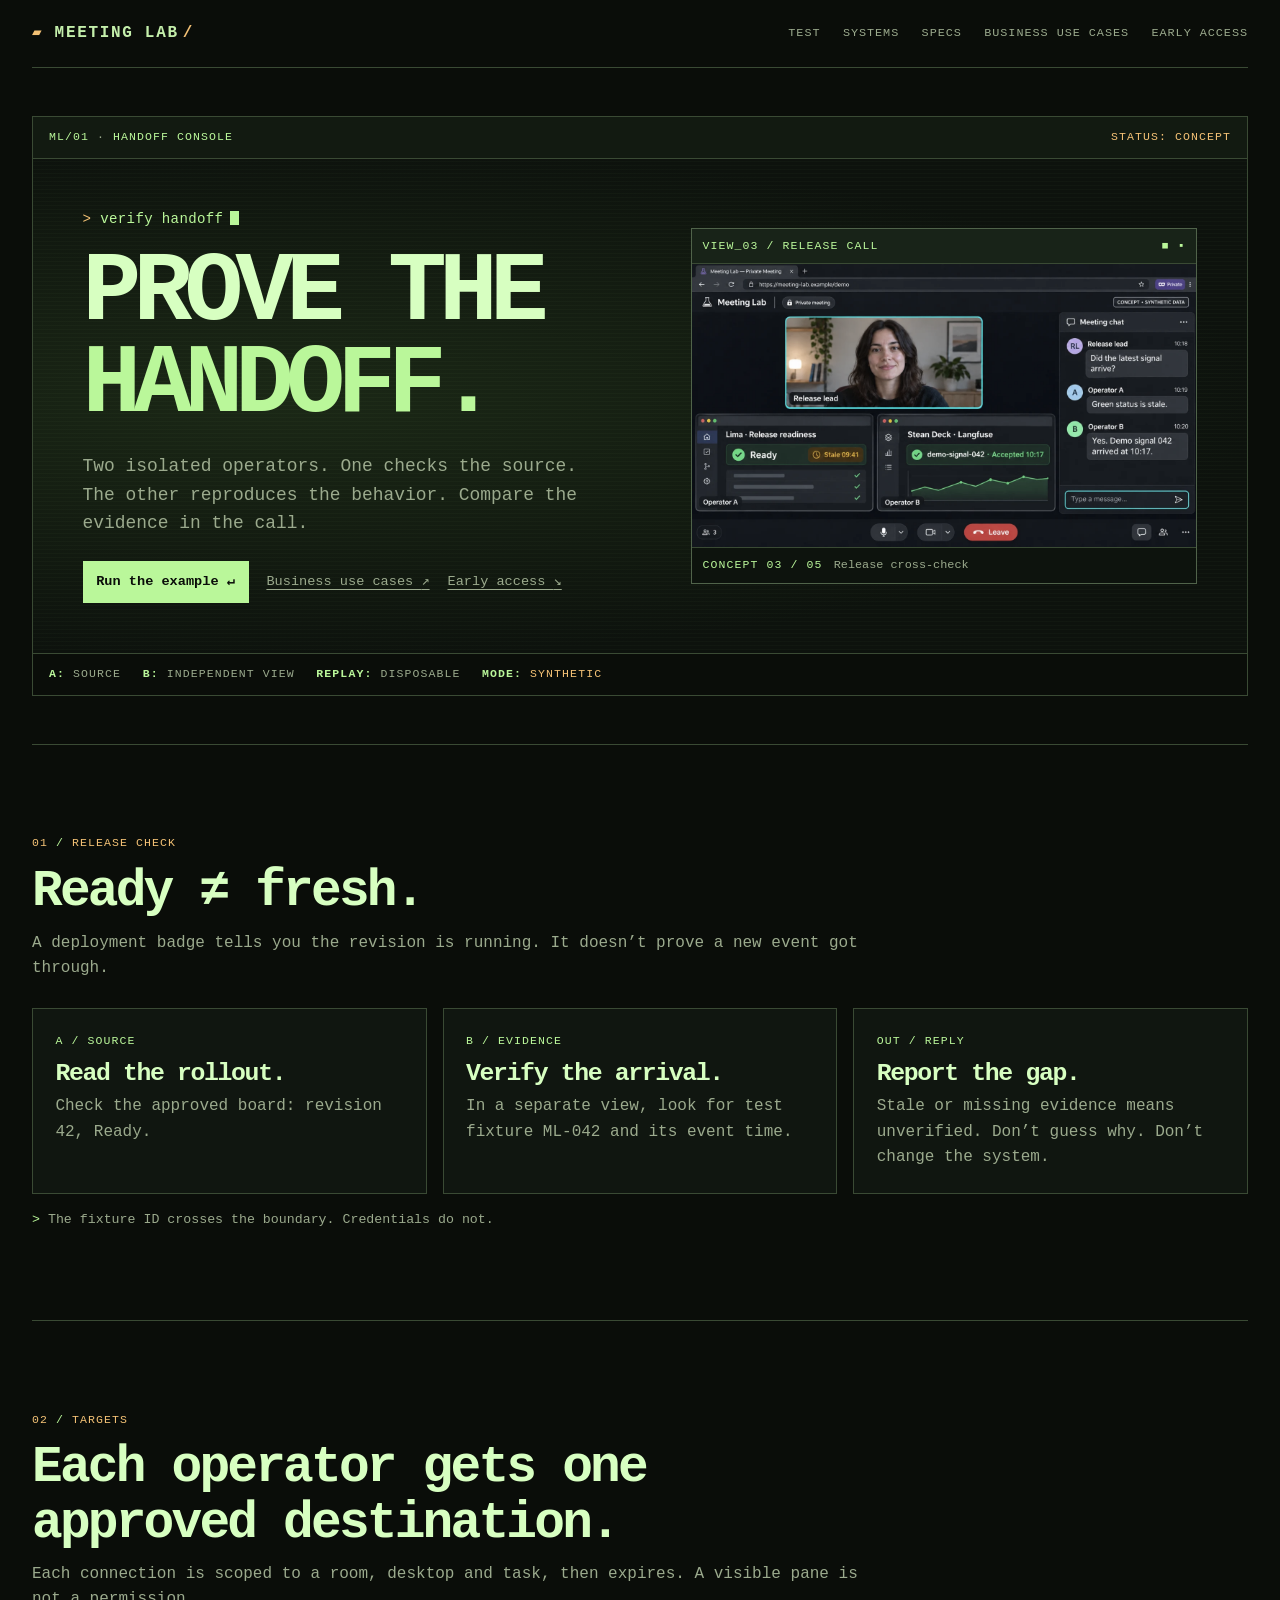
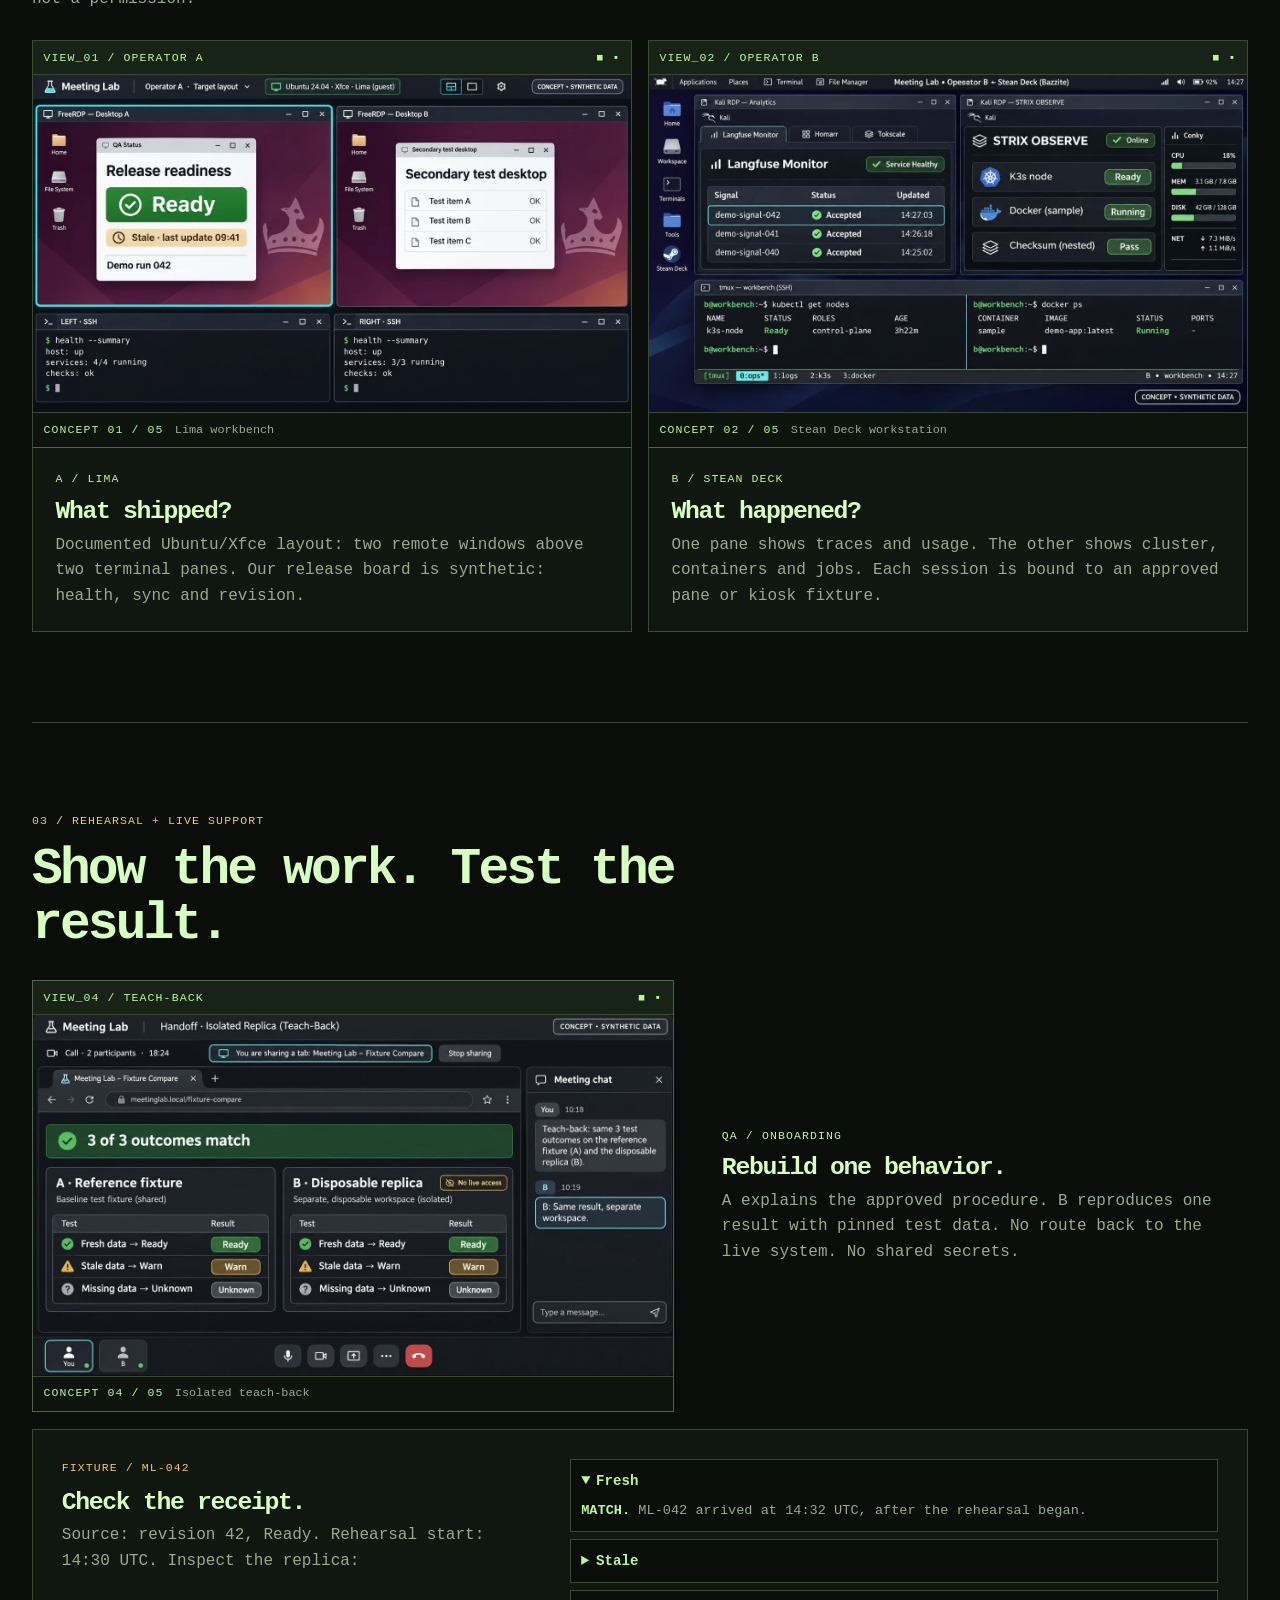
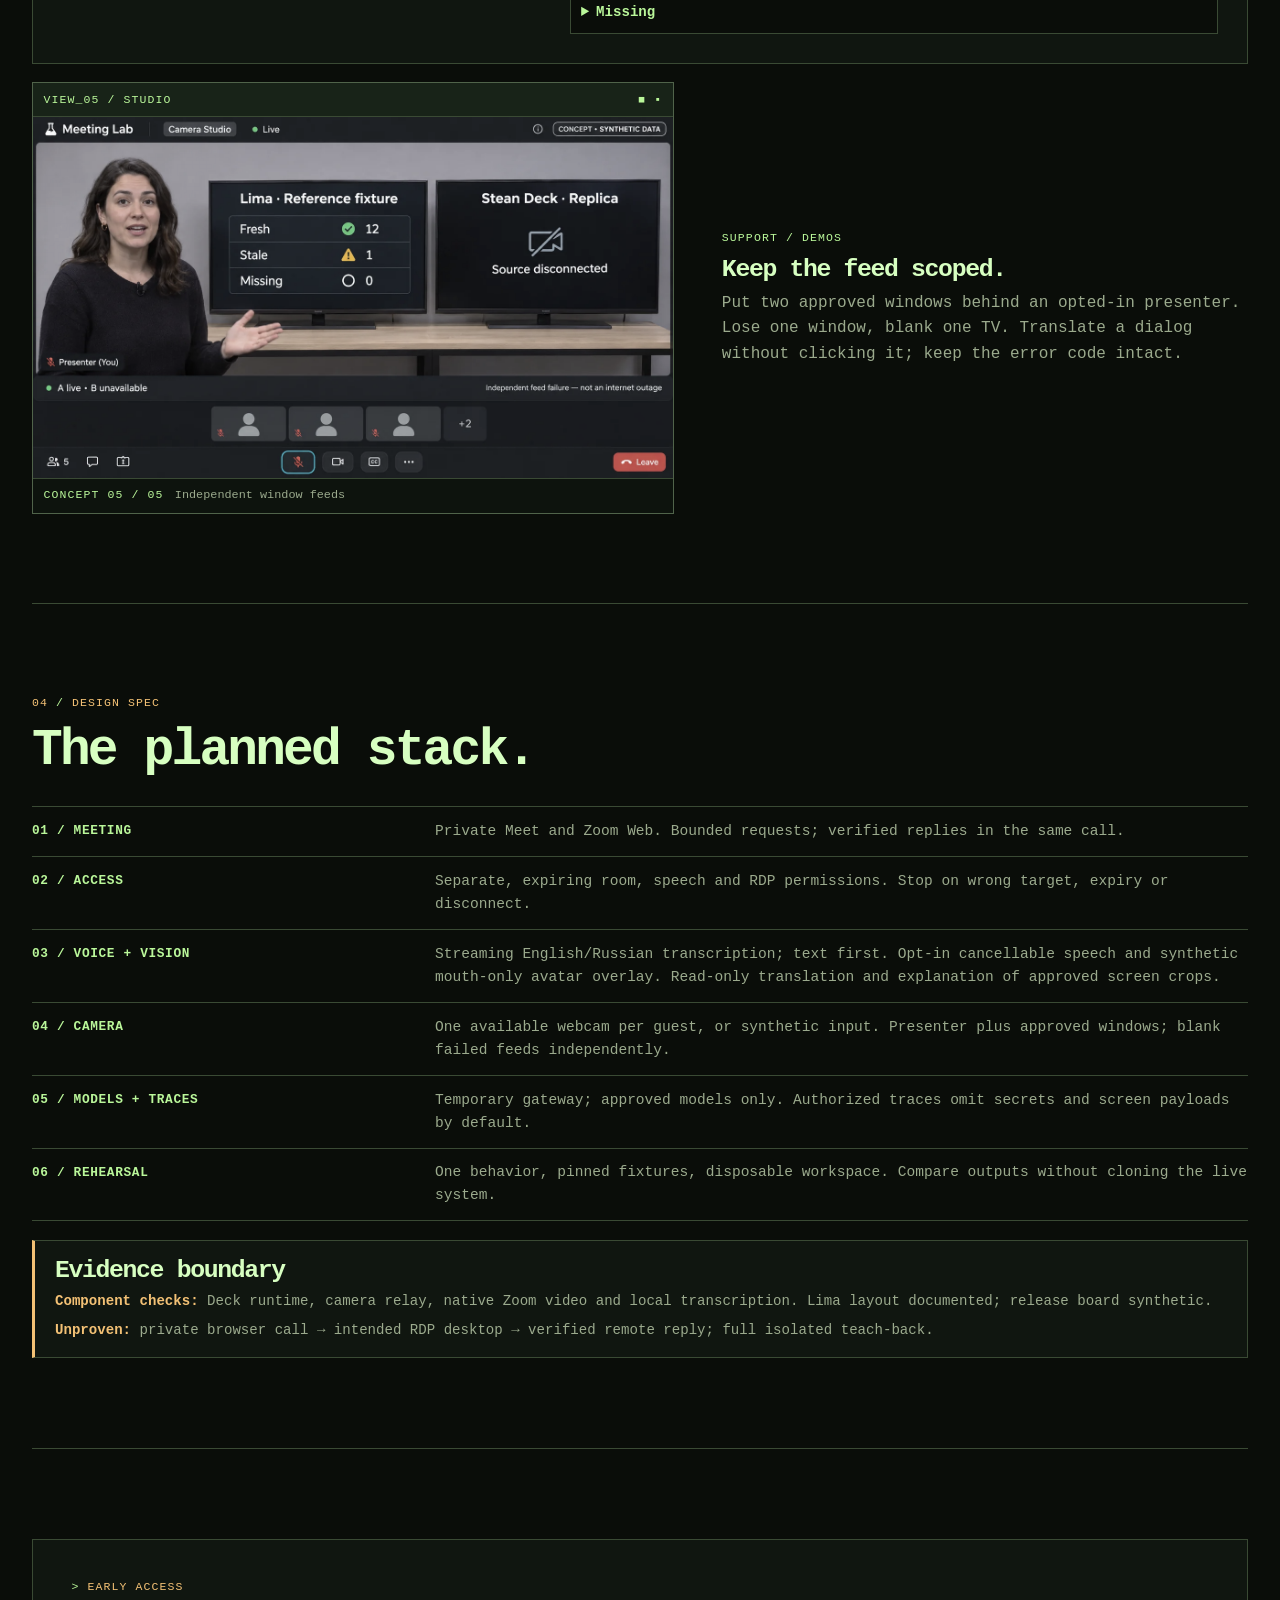
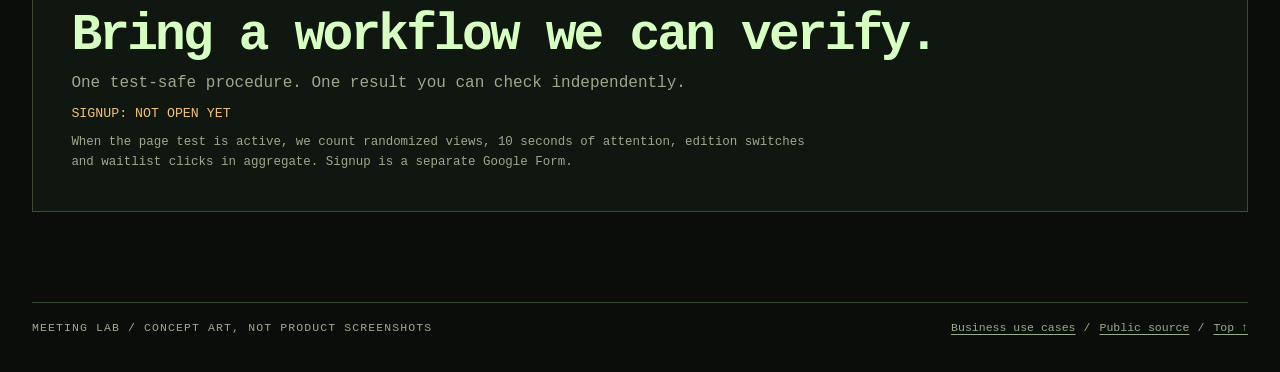
<file: index.html>
<!doctype html>
<html lang="en">
<head>
  <meta charset="utf-8">
  <meta name="viewport" content="width=device-width, initial-scale=1">
  <meta name="description" content="Two isolated operators compare evidence and reproduce a workflow in a disposable workspace. Meeting Lab is an early product concept.">
  <meta name="theme-color" content="#0a0d09">
  <title>Meeting Lab / Prove the handoff</title>
  <link rel="icon" href="assets/lab.svg" type="image/svg+xml">
  <link rel="stylesheet" href="styles.css">
  <script src="experiment.js" defer></script>
</head>
<body id="top">
<a class="skip-link" href="#main">Skip to content</a>
<header class="mast wrap">
  <a class="brand" href="#top"><span class="brand-glyph" aria-hidden="true">▰</span> MEETING LAB<span class="brand-slash" aria-hidden="true">/</span></a>
  <nav aria-label="Main navigation"><a href="#scenario">TEST</a><a href="#workspaces">SYSTEMS</a><a href="#capabilities">SPECS</a><a data-variant-switch href="business.html">BUSINESS USE CASES</a><a href="#early-access">EARLY ACCESS</a></nav>
</header>
<main id="main">
  <section class="hero wrap" aria-labelledby="title">
    <div class="console-cap"><span>ML/01 <span class="subtle">·</span> HANDOFF CONSOLE</span><span class="amber">STATUS: CONCEPT</span></div>
    <div class="hero-grid">
      <div class="boot primary">
        <p class="command"><span aria-hidden="true">&gt;</span> verify handoff<span class="cursor" aria-hidden="true"></span></p>
        <h1 id="title">PROVE THE<br><em>HANDOFF.</em></h1>
        <p class="lede">Two isolated operators. One checks the source. The other reproduces the behavior. Compare the evidence in the call.</p>
        <div class="links"><a class="launch" href="#scenario">Run the example <span aria-hidden="true">↵</span></a><a class="quiet-link" data-variant-switch href="business.html">Business use cases <span aria-hidden="true">↗</span></a><a class="quiet-link" href="#early-access">Early access <span aria-hidden="true">↘</span></a></div>
      </div>
      <figure class="monitor boot delayed">
        <div class="monitor-bar"><span>VIEW_03 / RELEASE CALL</span><span aria-hidden="true">■ ▪</span></div>
        <img src="assets/03-release-call.webp" alt="Concept illustration of a release call comparing a rollout dashboard and a separate evidence view." width="1400" height="788" fetchpriority="high">
        <figcaption><span>CONCEPT 03 / 05</span> Release cross-check</figcaption>
      </figure>
    </div>
    <div class="system-strip boot late"><span><b>A:</b> SOURCE</span><span><b>B:</b> INDEPENDENT VIEW</span><span><b>REPLAY:</b> DISPOSABLE</span><span class="amber"><b>MODE:</b> SYNTHETIC</span></div>
  </section>

  <section class="wrap block" id="scenario" aria-labelledby="scenario-title">
    <div class="section-head"><p class="address">01 <span aria-hidden="true">/</span> RELEASE CHECK</p><h2 id="scenario-title">Ready ≠ fresh.</h2><p>A deployment badge tells you the revision is running. It doesn’t prove a new event got through.</p></div>
    <ol class="trace">
      <li><span class="tag">A / SOURCE</span><h3>Read the rollout.</h3><p>Check the approved board: revision 42, Ready.</p></li>
      <li><span class="tag">B / EVIDENCE</span><h3>Verify the arrival.</h3><p>In a separate view, look for test fixture ML-042 and its event time.</p></li>
      <li><span class="tag">OUT / REPLY</span><h3>Report the gap.</h3><p>Stale or missing evidence means unverified. Don’t guess why. Don’t change the system.</p></li>
    </ol>
    <p class="footnote"><span aria-hidden="true">&gt;</span> The fixture ID crosses the boundary. Credentials do not.</p>
  </section>

  <section class="wrap block" id="workspaces" aria-labelledby="workspaces-title">
    <div class="section-head"><p class="address">02 <span aria-hidden="true">/</span> TARGETS</p><h2 id="workspaces-title">Each operator gets one approved destination.</h2><p>Each connection is scoped to a room, desktop and task, then expires. A visible pane is not a permission.</p></div>
    <div class="paired">
      <article class="unit">
        <figure class="monitor"><div class="monitor-bar"><span>VIEW_01 / OPERATOR A</span><span aria-hidden="true">■ ▪</span></div><img src="assets/01-lima-workbench.webp" alt="Concept illustration of a release dashboard in the Lima workbench." width="1400" height="788" loading="lazy"><figcaption><span>CONCEPT 01 / 05</span> Lima workbench</figcaption></figure>
        <div class="unit-body"><span class="tag">A / LIMA</span><h3>What shipped?</h3><p>Documented Ubuntu/Xfce layout: two remote windows above two terminal panes. Our release board is synthetic: health, sync and revision.</p></div>
      </article>
      <article class="unit">
        <figure class="monitor"><div class="monitor-bar"><span>VIEW_02 / OPERATOR B</span><span aria-hidden="true">■ ▪</span></div><img src="assets/02-stean-deck-observability.webp" alt="Concept illustration of Stean Deck’s trace viewer beside its runtime status view." width="1400" height="788" loading="lazy"><figcaption><span>CONCEPT 02 / 05</span> Stean Deck workstation</figcaption></figure>
        <div class="unit-body"><span class="tag">B / STEAN DECK</span><h3>What happened?</h3><p>One pane shows traces and usage. The other shows cluster, containers and jobs. Each session is bound to an approved pane or kiosk fixture.</p></div>
      </article>
    </div>
  </section>

  <section class="wrap block" id="use-cases" aria-labelledby="cases-title">
    <div class="section-head"><p class="address">03 <span aria-hidden="true">/</span> REHEARSAL + LIVE SUPPORT</p><h2 id="cases-title">Show the work. Test the result.</h2></div>
    <article class="split">
      <figure class="monitor"><div class="monitor-bar"><span>VIEW_04 / TEACH-BACK</span><span aria-hidden="true">■ ▪</span></div><img src="assets/04-isolated-teach-back.webp" alt="Concept illustration of operators comparing a source procedure with its synthetic rehearsal." width="1400" height="788" loading="lazy"><figcaption><span>CONCEPT 04 / 05</span> Isolated teach-back</figcaption></figure>
      <div><span class="tag">QA / ONBOARDING</span><h3>Rebuild one behavior.</h3><p>A explains the approved procedure. B reproduces one result with pinned test data. No route back to the live system. No shared secrets.</p></div>
    </article>
    <div class="rehearsal" aria-labelledby="teach-back-title">
      <div><p class="address">FIXTURE / ML-042</p><h3 id="teach-back-title">Check the receipt.</h3><p>Source: revision 42, Ready. Rehearsal start: 14:30 UTC. Inspect the replica:</p></div>
      <div class="result-list">
        <details name="teach-back" open><summary>Fresh</summary><p><strong>MATCH.</strong> ML-042 arrived at 14:32 UTC, after the rehearsal began.</p></details>
        <details name="teach-back"><summary>Stale</summary><p><strong>UNVERIFIED.</strong> ML-042 shows 14:12 UTC, before the rehearsal. Old evidence doesn’t count.</p></details>
        <details name="teach-back"><summary>Missing</summary><p><strong>MISMATCH.</strong> The replica says Ready but has no event timestamp. Arrival unproven.</p></details>
      </div>
    </div>
    <article class="split">
      <figure class="monitor"><div class="monitor-bar"><span>VIEW_05 / STUDIO</span><span aria-hidden="true">■ ▪</span></div><img src="assets/05-studio-independent-feeds.webp" alt="Concept illustration of a presenter with two separate virtual TV feeds, one blank." width="1400" height="788" loading="lazy"><figcaption><span>CONCEPT 05 / 05</span> Independent window feeds</figcaption></figure>
      <div><span class="tag">SUPPORT / DEMOS</span><h3>Keep the feed scoped.</h3><p>Put two approved windows behind an opted-in presenter. Lose one window, blank one TV. Translate a dialog without clicking it; keep the error code intact.</p></div>
    </article>
  </section>

  <section class="wrap block" id="capabilities" aria-labelledby="spec-title">
    <div class="section-head"><p class="address">04 <span aria-hidden="true">/</span> DESIGN SPEC</p><h2 id="spec-title">The planned stack.</h2></div>
    <dl class="spec-list">
      <div><dt>01 / MEETING</dt><dd>Private Meet and Zoom Web. Bounded requests; verified replies in the same call.</dd></div>
      <div><dt>02 / ACCESS</dt><dd>Separate, expiring room, speech and RDP permissions. Stop on wrong target, expiry or disconnect.</dd></div>
      <div><dt>03 / VOICE + VISION</dt><dd>Streaming English/Russian transcription; text first. Opt-in cancellable speech and synthetic mouth-only avatar overlay. Read-only translation and explanation of approved screen crops.</dd></div>
      <div><dt>04 / CAMERA</dt><dd>One available webcam per guest, or synthetic input. Presenter plus approved windows; blank failed feeds independently.</dd></div>
      <div><dt>05 / MODELS + TRACES</dt><dd>Temporary gateway; approved models only. Authorized traces omit secrets and screen payloads by default.</dd></div>
      <div><dt>06 / REHEARSAL</dt><dd>One behavior, pinned fixtures, disposable workspace. Compare outputs without cloning the live system.</dd></div>
    </dl>
    <aside class="status" aria-labelledby="status-title"><h3 id="status-title">Evidence boundary</h3><p><strong>Component checks:</strong> Deck runtime, camera relay, native Zoom video and local transcription. Lima layout documented; release board synthetic.</p><p><strong>Unproven:</strong> private browser call → intended RDP desktop → verified remote reply; full isolated teach-back.</p></aside>
  </section>

  <section class="wrap block" id="early-access" aria-labelledby="waitlist-title">
    <div class="waitlist"><p class="address"><span aria-hidden="true">&gt;</span> EARLY ACCESS</p><h2 id="waitlist-title">Bring a workflow we can verify.</h2><p>One test-safe procedure. One result you can check independently.</p><p data-waitlist><span class="amber">SIGNUP: NOT OPEN YET</span></p><p class="measurement">When the page test is active, we count randomized views, 10 seconds of attention, edition switches and waitlist clicks in aggregate. Signup is a separate Google Form.</p></div>
  </section>
</main>
<footer class="wrap footer"><span>MEETING LAB / CONCEPT ART, NOT PRODUCT SCREENSHOTS</span><div><a data-variant-switch href="business.html">Business use cases</a> <span aria-hidden="true">/</span> <a href="https://github.com/newdarwindev/meeting-lab-demo">Public source</a> <span aria-hidden="true">/</span> <a href="#top">Top ↑</a></div></footer>
</body>
</html>
</file>
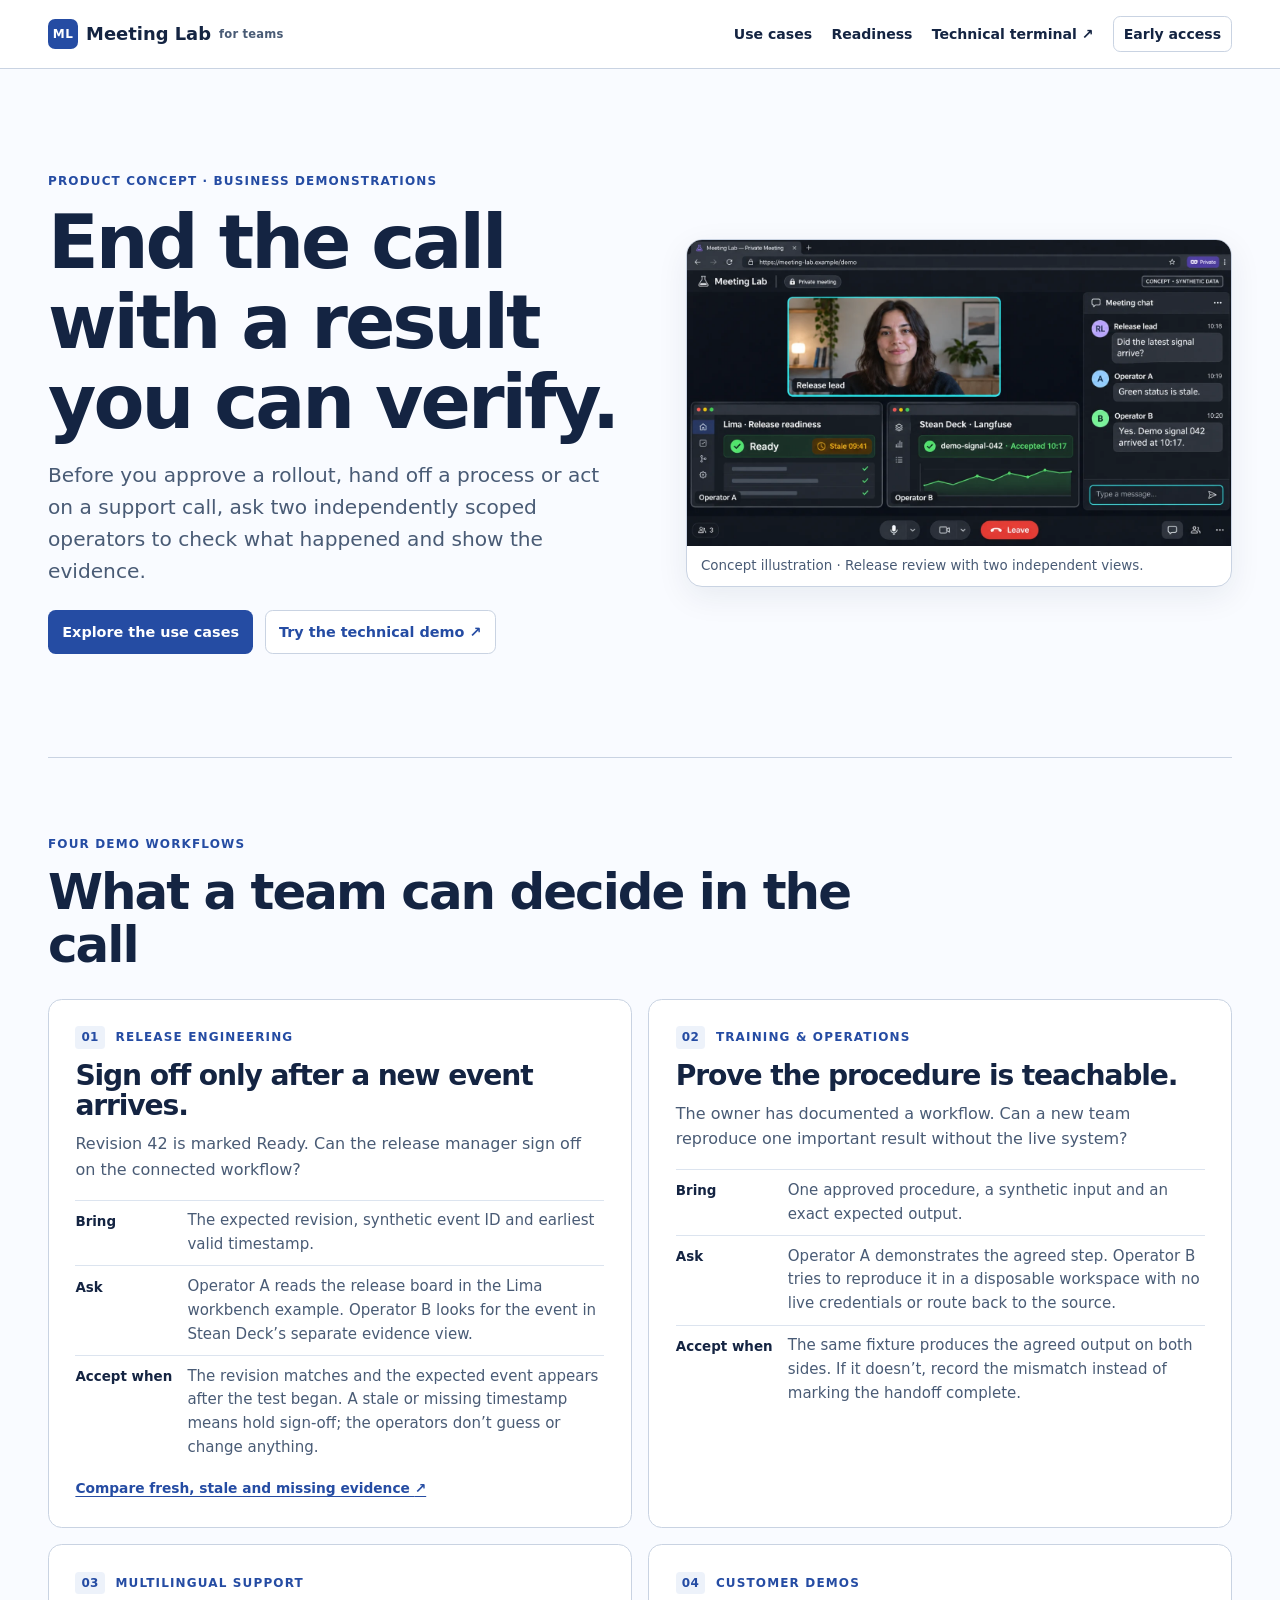
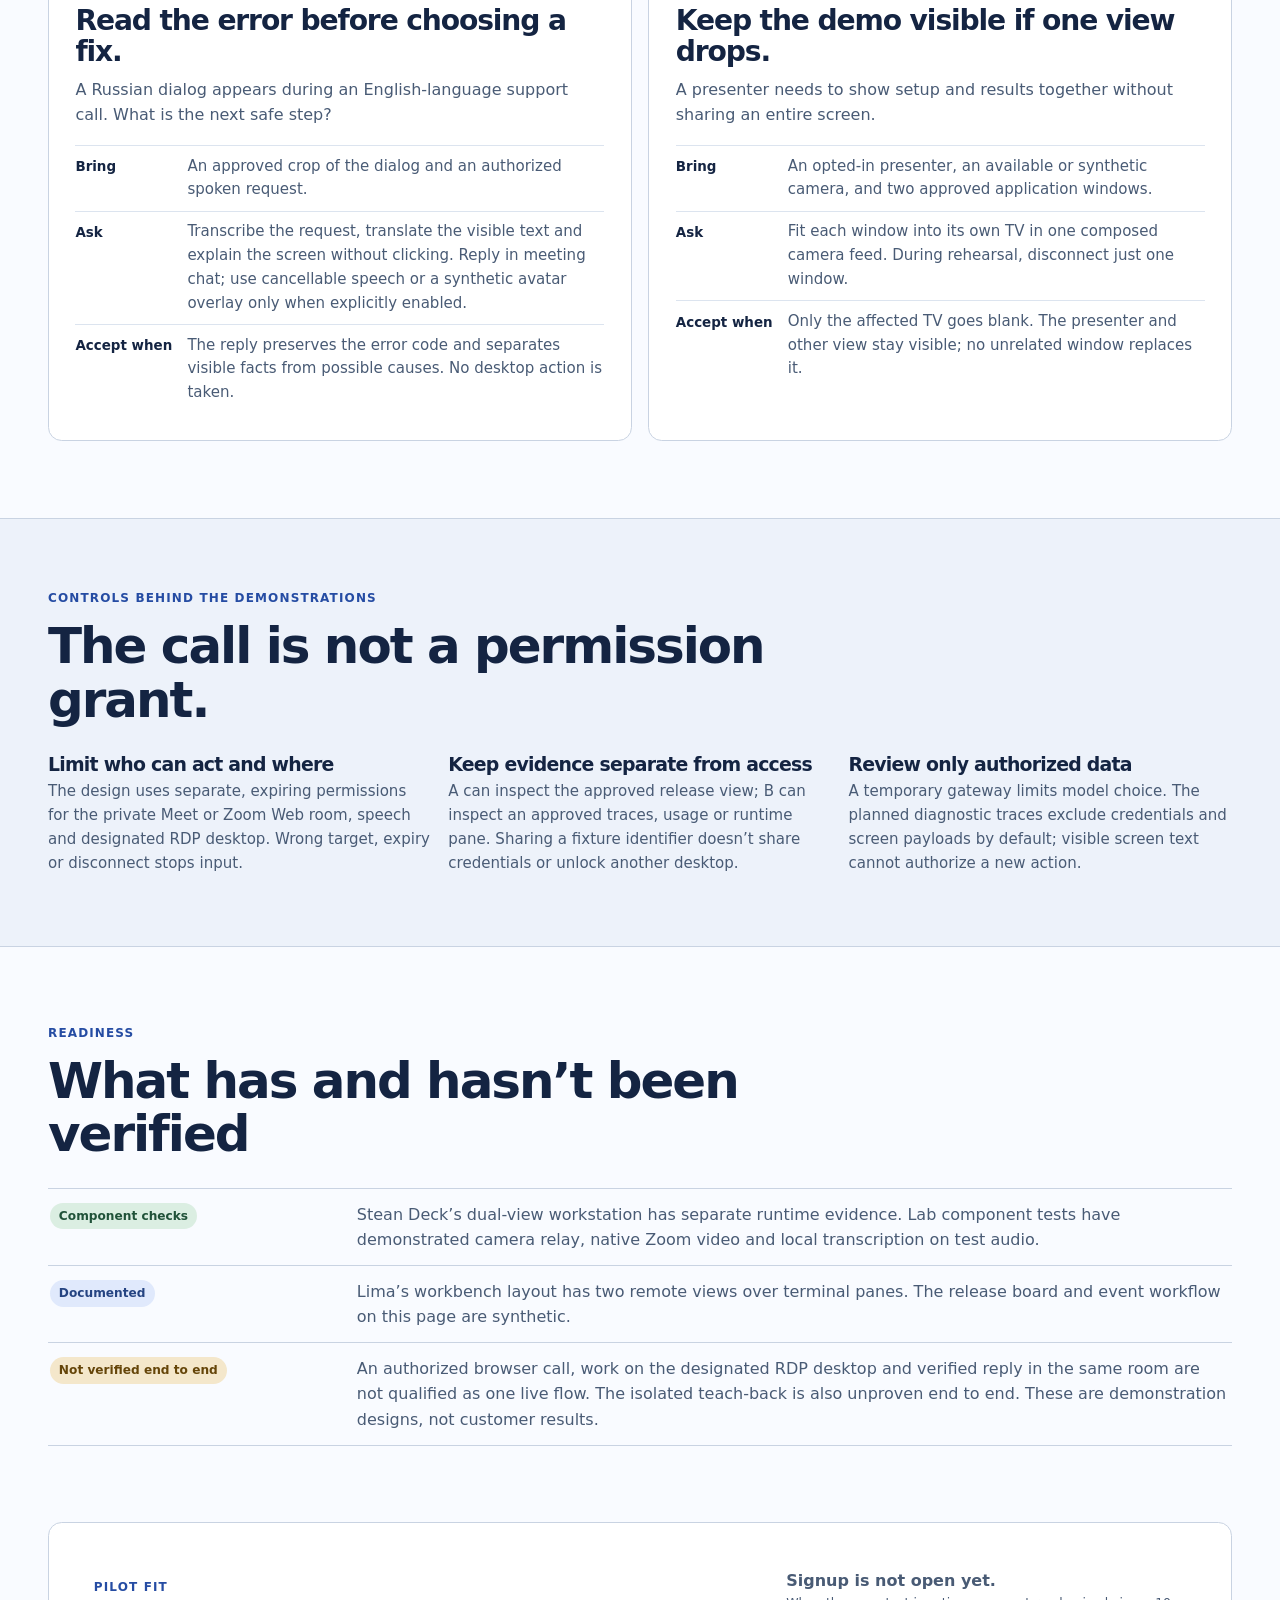
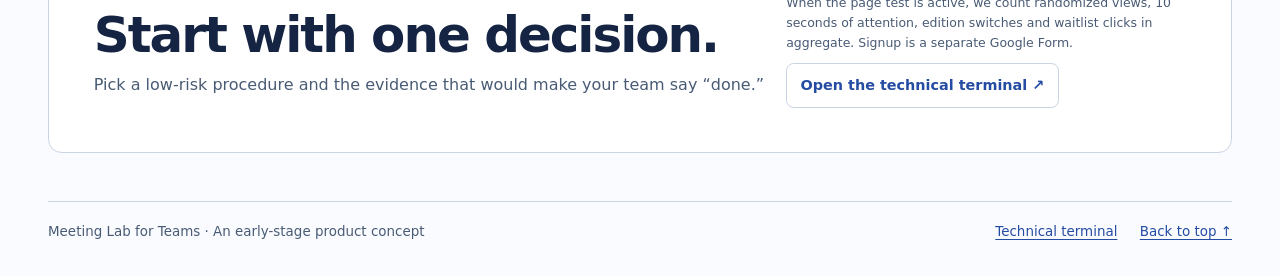
<file: business.html>
<!doctype html>
<html lang="en">
<head>
  <meta charset="utf-8">
  <meta name="viewport" content="width=device-width, initial-scale=1">
  <meta name="description" content="Four demonstration workflows for Meeting Lab: release sign-off, onboarding, multilingual support, and live customer demos.">
  <meta name="theme-color" content="#f5f7fb">
  <title>Meeting Lab for Teams | Business use cases</title>
  <link rel="icon" href="assets/lab.svg" type="image/svg+xml">
  <link rel="stylesheet" href="business.css">
  <script src="experiment.js" defer></script>
</head>
<body id="top">
<a class="skip-link" href="#main">Skip to content</a>
<header class="site-header">
  <div class="wrap navigation">
    <a class="wordmark" href="#top"><span aria-hidden="true">ML</span> Meeting Lab <small>for teams</small></a>
    <nav aria-label="Main navigation"><a href="#scenarios">Use cases</a><a href="#proof">Readiness</a><a data-variant-switch href="index.html?view=terminal">Technical terminal <span aria-hidden="true">↗</span></a><a class="nav-cta" href="#early-access">Early access</a></nav>
  </div>
</header>

<main id="main">
  <section class="hero wrap" aria-labelledby="title">
    <div class="hero-copy">
      <p class="eyebrow">Product concept · Business demonstrations</p>
      <h1 id="title">End the call with a result you can verify.</h1>
      <p class="intro">Before you approve a rollout, hand off a process or act on a support call, ask two independently scoped operators to check what happened and show the evidence.</p>
      <div class="buttons"><a class="button primary" href="#scenarios">Explore the use cases</a><a class="button secondary" data-variant-switch href="index.html?view=terminal#teach-back-title">Try the technical demo <span aria-hidden="true">↗</span></a></div>
    </div>
    <figure class="hero-image">
      <img src="assets/03-release-call.webp" width="1400" height="788" fetchpriority="high" alt="Concept illustration of release and evidence dashboards shown together during a call.">
      <figcaption>Concept illustration · Release review with two independent views.</figcaption>
    </figure>
  </section>

  <section class="wrap block" id="scenarios" aria-labelledby="scenarios-title">
    <div class="section-head"><p class="eyebrow">Four demo workflows</p><h2 id="scenarios-title">What a team can decide in the call</h2></div>
    <div class="cases">
      <article class="case" id="case-release">
        <header><p class="label"><span>01</span> Release engineering</p><h3>Sign off only after a new event arrives.</h3><p>Revision 42 is marked Ready. Can the release manager sign off on the connected workflow?</p></header>
        <dl>
          <div><dt>Bring</dt><dd>The expected revision, synthetic event ID and earliest valid timestamp.</dd></div>
          <div><dt>Ask</dt><dd>Operator A reads the release board in the Lima workbench example. Operator B looks for the event in Stean Deck’s separate evidence view.</dd></div>
          <div><dt>Accept when</dt><dd>The revision matches and the expected event appears after the test began. A stale or missing timestamp means hold sign-off; the operators don’t guess or change anything.</dd></div>
        </dl>
        <a class="case-link" data-variant-switch href="index.html?view=terminal#teach-back-title">Compare fresh, stale and missing evidence <span aria-hidden="true">↗</span></a>
      </article>

      <article class="case" id="case-training">
        <header><p class="label"><span>02</span> Training &amp; operations</p><h3>Prove the procedure is teachable.</h3><p>The owner has documented a workflow. Can a new team reproduce one important result without the live system?</p></header>
        <dl>
          <div><dt>Bring</dt><dd>One approved procedure, a synthetic input and an exact expected output.</dd></div>
          <div><dt>Ask</dt><dd>Operator A demonstrates the agreed step. Operator B tries to reproduce it in a disposable workspace with no live credentials or route back to the source.</dd></div>
          <div><dt>Accept when</dt><dd>The same fixture produces the agreed output on both sides. If it doesn’t, record the mismatch instead of marking the handoff complete.</dd></div>
        </dl>
      </article>

      <article class="case" id="case-support">
        <header><p class="label"><span>03</span> Multilingual support</p><h3>Read the error before choosing a fix.</h3><p>A Russian dialog appears during an English-language support call. What is the next safe step?</p></header>
        <dl>
          <div><dt>Bring</dt><dd>An approved crop of the dialog and an authorized spoken request.</dd></div>
          <div><dt>Ask</dt><dd>Transcribe the request, translate the visible text and explain the screen without clicking. Reply in meeting chat; use cancellable speech or a synthetic avatar overlay only when explicitly enabled.</dd></div>
          <div><dt>Accept when</dt><dd>The reply preserves the error code and separates visible facts from possible causes. No desktop action is taken.</dd></div>
        </dl>
      </article>

      <article class="case" id="case-demo">
        <header><p class="label"><span>04</span> Customer demos</p><h3>Keep the demo visible if one view drops.</h3><p>A presenter needs to show setup and results together without sharing an entire screen.</p></header>
        <dl>
          <div><dt>Bring</dt><dd>An opted-in presenter, an available or synthetic camera, and two approved application windows.</dd></div>
          <div><dt>Ask</dt><dd>Fit each window into its own TV in one composed camera feed. During rehearsal, disconnect just one window.</dd></div>
          <div><dt>Accept when</dt><dd>Only the affected TV goes blank. The presenter and other view stay visible; no unrelated window replaces it.</dd></div>
        </dl>
      </article>
    </div>
  </section>

  <section class="guardrails" aria-labelledby="scope-title">
    <div class="wrap scope">
      <div class="section-head"><p class="eyebrow">Controls behind the demonstrations</p><h2 id="scope-title">The call is not a permission grant.</h2></div>
      <div class="rules">
        <article><h3>Limit who can act and where</h3><p>The design uses separate, expiring permissions for the private Meet or Zoom Web room, speech and designated RDP desktop. Wrong target, expiry or disconnect stops input.</p></article>
        <article><h3>Keep evidence separate from access</h3><p>A can inspect the approved release view; B can inspect an approved traces, usage or runtime pane. Sharing a fixture identifier doesn’t share credentials or unlock another desktop.</p></article>
        <article><h3>Review only authorized data</h3><p>A temporary gateway limits model choice. The planned diagnostic traces exclude credentials and screen payloads by default; visible screen text cannot authorize a new action.</p></article>
      </div>
    </div>
  </section>

  <section class="wrap block proof" id="proof" aria-labelledby="proof-title">
    <div class="section-head"><p class="eyebrow">Readiness</p><h2 id="proof-title">What has and hasn’t been verified</h2></div>
    <dl class="readiness">
      <div><dt><span class="status checked">Component checks</span></dt><dd>Stean Deck’s dual-view workstation has separate runtime evidence. Lab component tests have demonstrated camera relay, native Zoom video and local transcription on test audio.</dd></div>
      <div><dt><span class="status documented">Documented</span></dt><dd>Lima’s workbench layout has two remote views over terminal panes. The release board and event workflow on this page are synthetic.</dd></div>
      <div><dt><span class="status planned">Not verified end to end</span></dt><dd>An authorized browser call, work on the designated RDP desktop and verified reply in the same room are not qualified as one live flow. The isolated teach-back is also unproven end to end. These are demonstration designs, not customer results.</dd></div>
    </dl>
  </section>

  <section class="wrap action" id="early-access" aria-labelledby="pilot-title">
    <div><p class="eyebrow">Pilot fit</p><h2 id="pilot-title">Start with one decision.</h2><p>Pick a low-risk procedure and the evidence that would make your team say “done.”</p></div>
    <div class="signup"><p data-waitlist><strong>Signup is not open yet.</strong></p><p class="measurement">When the page test is active, we count randomized views, 10 seconds of attention, edition switches and waitlist clicks in aggregate. Signup is a separate Google Form.</p><a class="button secondary" data-variant-switch href="index.html?view=terminal">Open the technical terminal <span aria-hidden="true">↗</span></a></div>
  </section>
</main>

<footer class="wrap footer"><span>Meeting Lab for Teams · An early-stage product concept</span><a data-variant-switch href="index.html?view=terminal">Technical terminal</a><a href="#top">Back to top ↑</a></footer>
</body>
</html>
</file>
<file: styles.css>
:root{
  color-scheme:dark;
  --ink:#c4efab;
  --full:#d7ffc1;
  --dim:#9baa8d;
  --green:#baf79a;
  --amber:#f3c175;
  --bg:#0a0d09;
  --pane:#101610;
  --line:#3a4a34;
  --shell:76rem;
  font-family:"SFMono-Regular",Consolas,"Liberation Mono","DejaVu Sans Mono",monospace;
  font-size:100%;
  font-variant-ligatures:none;
  scroll-behavior:smooth;
}
*{box-sizing:border-box}
body{margin:0;background:var(--bg);color:var(--ink);line-height:1.58}
a{color:inherit;text-underline-offset:.26em}
a:focus-visible,summary:focus-visible{outline:2px solid var(--amber);outline-offset:4px}
img{display:block;width:100%;height:auto}
figure,h1,h2,h3,p,ol,dl,dd{margin:0}
p,dd{color:var(--dim)}
h1,h2,h3{color:var(--full);font-weight:700;line-height:1.08;letter-spacing:-.055em}
h2{font-size:clamp(1.75rem,4vw,3.3rem)}
h3{font-size:clamp(1.13rem,2vw,1.55rem)}
.wrap{width:min(calc(100% - 3.5rem),var(--shell));margin-inline:auto}
.skip-link{position:absolute;inset:1rem auto auto 1rem;z-index:10;transform:translateY(-200%);background:var(--amber);color:var(--bg);padding:.55rem .85rem}
.skip-link:focus{transform:none}
.mast{border-bottom:1px solid var(--line);display:flex;justify-content:space-between;align-items:center;gap:.8rem 1.3rem;padding-block:1.1rem}
.brand{font-weight:bold;white-space:nowrap;text-decoration:none;letter-spacing:.105em}
.brand-glyph,.brand-slash{color:var(--amber)}
.brand-slash{margin-left:.25rem}
nav{display:flex;gap:.32rem 1.4rem;flex-wrap:wrap}
nav a{text-decoration:none;font-size:.74rem;color:var(--dim);letter-spacing:.08em;white-space:nowrap;display:inline-block;padding-block:.4rem}
nav a:hover,nav a:focus-visible{color:var(--full);text-decoration:underline}
.hero{padding-block:clamp(1.65rem,4vw,3rem)}
.console-cap,.monitor-bar,.system-strip,.tag,.address,.footer,figcaption span{font-size:.72rem;letter-spacing:.095em}
.console-cap,.monitor-bar{display:flex;justify-content:space-between;gap:.3rem .9rem;flex-wrap:wrap;color:var(--green)}
.console-cap{border:1px solid var(--line);border-bottom:0;padding:.72rem 1rem;background:#121a11}
.subtle,.footnote{color:var(--dim)}
.amber{color:var(--amber)}
.hero-grid{
  display:grid;
  grid-template-columns:minmax(0,1.1fr) minmax(0,1fr);
  gap:clamp(1.7rem,4vw,3.6rem);
  align-items:center;
  padding:clamp(1.15rem,4vw,3.1rem);
  border:1px solid var(--line);
  background:
    repeating-linear-gradient(0deg,transparent 0 3px,#baf79a06 3px 4px),
    radial-gradient(ellipse at 21% 49%,#1b2816,transparent 72%),#0d120d;
}
.command{color:var(--green);font-size:.88rem;letter-spacing:.025em;margin-bottom:1rem}
.command>span:first-child{color:var(--amber)}
.cursor{display:inline-block;width:.64em;height:.96em;margin-left:.46em;vertical-align:-.1em;background:var(--green);animation:cursor-step .75s steps(1,end) 3}
h1{font-size:clamp(2.6rem,7.65vw,6.4rem);line-height:.94;letter-spacing:-.08em}
h1 em{font-style:normal;color:var(--green)}
.lede{margin-top:1.35rem;max-width:33rem;font-size:clamp(.98rem,1.4vw,1.12rem)}
.links{display:flex;align-items:center;flex-wrap:wrap;gap:.55rem 1.12rem;margin-top:1.45rem}
.launch{color:var(--bg);background:var(--green);text-decoration:none;font-weight:bold;padding:.66rem .85rem;display:inline-block;font-size:.85rem}
.launch:hover{background:var(--full)}
.quiet-link{font-size:.85rem;color:var(--dim);padding-block:.55rem}
.quiet-link:hover{color:var(--full)}
.monitor{min-width:0;border:1px solid #50634a;background:#0d130d}
.monitor-bar,figcaption{padding:.48rem .66rem}
.monitor-bar{border-bottom:1px solid var(--line);background:#182318}
.monitor img{aspect-ratio:1400/788;object-fit:contain;filter:saturate(.68)}
figcaption{display:flex;gap:.25rem .7rem;align-items:center;flex-wrap:wrap;border-top:1px solid var(--line);color:var(--dim);font-size:.74rem}
figcaption span{color:var(--green)}
.system-strip{border:1px solid var(--line);border-top:0;display:flex;gap:.5rem 1.35rem;flex-wrap:wrap;padding:.72rem 1rem;color:var(--dim)}
.system-strip b{color:var(--green)}
.block{padding-block:clamp(2.7rem,7vw,5.6rem);border-top:1px solid var(--line)}
.section-head{max-width:53rem;margin-bottom:1.7rem}
.section-head>p:last-child:not(.address){margin-top:.7rem}
.address{color:var(--amber);margin-bottom:.72rem}
.address span{color:var(--green)}
.trace,.paired{display:grid;gap:1rem}
.trace{grid-template-columns:repeat(3,minmax(0,1fr));list-style:none;padding:0}
.trace li,.unit,.rehearsal,.status,.waitlist{background:var(--pane);border:1px solid var(--line)}
.trace li,.unit-body{padding:clamp(1rem,2.4vw,1.4rem)}
.tag{display:block;margin-bottom:.6rem;color:var(--green)}
.trace li p,.unit p,.split p,.waitlist>p:not(.address){margin-top:.5rem}
.footnote{font-size:.83rem;margin-top:1rem}
.footnote span{color:var(--green)}
.paired{grid-template-columns:repeat(2,minmax(0,1fr))}
.unit>.monitor{border-width:0 0 1px}
.split{display:grid;grid-template-columns:minmax(0,1.22fr) minmax(0,1fr);align-items:center;gap:clamp(1rem,4vw,3rem)}
.split>div{max-width:33rem}
.rehearsal{display:grid;grid-template-columns:minmax(0,.85fr) minmax(0,1.15fr);gap:1.1rem 1.8rem;padding:clamp(1.05rem,3vw,1.8rem);margin-block:1.1rem}
.rehearsal h3+p{margin-top:.5rem}
.result-list details{border:1px solid var(--line);background:var(--bg);padding:.42rem .65rem}
.result-list details+details{margin-top:.4rem}
.result-list summary{cursor:pointer;color:var(--green);font-size:.88rem;font-weight:bold;padding-block:.22rem}
.result-list details p{font-size:.85rem;margin:.25rem 0 .2rem}
.result-list strong{color:var(--amber)}
.result-list details:first-child strong{color:var(--green)}
.spec-list{border-top:1px solid var(--line)}
.spec-list div{display:grid;grid-template-columns:minmax(13rem,1fr) minmax(0,2.1fr);padding:.81rem 0;gap:.35rem 1rem;border-bottom:1px solid var(--line)}
.spec-list dt{color:var(--green);font-size:.8rem;letter-spacing:.05em;font-weight:bold;padding-top:.09rem}
.spec-list dd{font-size:.91rem}
.status{margin-top:1.15rem;border-left:3px solid var(--amber);padding:1rem 1.25rem}
.status p{margin-top:.42rem;font-size:.88rem}
.status strong{color:var(--amber)}
.waitlist{padding:clamp(1.25rem,4vw,2.4rem)}
.waitlist [data-waitlist]{margin-top:1rem;font-size:.83rem}
.footer{border-top:1px solid var(--line);padding-block:1rem 2.2rem;color:var(--dim);display:flex;gap:.55rem 1rem;flex-wrap:wrap;justify-content:space-between}
.footer a{letter-spacing:0}
.boot{animation:boot-in .43s ease-out backwards}
.boot.delayed{animation-delay:.22s}
.boot.late{animation-delay:.4s}
.boot:focus-within{animation:none}
@keyframes boot-in{from{opacity:.35;transform:translateY(.35rem)}to{opacity:1;transform:translateY(0)}}
@keyframes cursor-step{0%,70%,100%{opacity:1}71%,99%{opacity:0}}
@media(max-width:900px){
  .hero-grid{grid-template-columns:minmax(0,1fr)}
  h1{font-size:clamp(3.4rem,11vw,6.1rem)}
  .hero .monitor{max-width:42rem}
}
@media(max-width:600px){
  .wrap{width:calc(100% - 1.5rem)}
  .mast{align-items:flex-start;flex-direction:column}
  nav{gap:.2rem .85rem}
  h1{font-size:clamp(2.6rem,10.7vw,4rem);letter-spacing:-.068em}
  .hero-grid{gap:1.25rem}
  .trace,.paired,.split,.rehearsal,.spec-list div{grid-template-columns:minmax(0,1fr)}
  .trace,.paired{gap:.75rem}
}
@media(prefers-reduced-motion:reduce){
  :root{scroll-behavior:auto}
  .boot,.cursor{animation:none}
}
.measurement{max-width:46rem;font-size:.78rem}
</file>
<file: business.css>
:root {
  --ink:#142442;
  --muted:#495b75;
  --accent:#254ca3;
  --outline:#c9d3e2;
  --wash:#edf2fa;
  --paper:#f9fbff;
  --white:#fff;
  font-family:system-ui,-apple-system,BlinkMacSystemFont,"Segoe UI",sans-serif;
  color-scheme:light;
  scroll-behavior:smooth;
}
*{box-sizing:border-box}
body{margin:0;background:var(--paper);color:var(--ink);line-height:1.58}
a{color:var(--accent);text-underline-offset:.22em}
a:focus-visible{outline:3px solid var(--accent);outline-offset:4px}
img{display:block;width:100%;height:auto}
h1,h2,h3,p,figure,dl,dd{margin:0}
h1,h2,h3{letter-spacing:-.04em;line-height:1.08}
h1{font-size:clamp(2.7rem,5.8vw,5.2rem);max-width:16ch}
h2{font-size:clamp(2rem,3.9vw,3.45rem);max-width:25ch}
h3{font-size:clamp(1.35rem,2.2vw,1.8rem)}
p,dd{color:var(--muted)}
.wrap{width:min(calc(100% - 3.4rem),74rem);margin-inline:auto}
.skip-link{position:absolute;inset:1rem auto auto 1rem;z-index:3;transform:translateY(-200%);background:var(--white);padding:.6rem .9rem;box-shadow:0 .15rem .8rem #14244228}
.skip-link:focus{transform:none}
.site-header{background:var(--white);border-bottom:1px solid var(--outline)}
.navigation{display:flex;align-items:center;justify-content:space-between;gap:.85rem 1.6rem;padding-block:1rem}
.wordmark{display:inline-flex;align-items:center;gap:.5rem;flex-wrap:wrap;font-size:1.12rem;font-weight:770;text-decoration:none;color:var(--ink)}
.wordmark>span{width:1.88rem;height:1.88rem;display:grid;place-items:center;background:var(--accent);color:var(--white);border-radius:.44rem;font-size:.75rem;letter-spacing:.04em}
.wordmark small{font-size:.72rem;color:var(--muted);font-weight:660;letter-spacing:.02em}
nav{display:flex;align-items:center;gap:.35rem 1.2rem;flex-wrap:wrap}
nav a{color:var(--ink);text-decoration:none;font-size:.88rem;font-weight:650;white-space:nowrap;padding-block:.38rem}
nav a:hover{text-decoration:underline}
.nav-cta{border:1px solid var(--outline);border-radius:.45rem;padding-inline:.62rem}
.hero{display:grid;grid-template-columns:minmax(0,1fr) minmax(0,.95fr);align-items:center;gap:clamp(1.75rem,5vw,4.5rem);padding-block:clamp(3.5rem,8vw,7rem)}
.eyebrow,.label{color:var(--accent);font-size:.75rem;font-weight:750;text-transform:uppercase;letter-spacing:.095em;margin-bottom:.75rem}
.intro{font-size:clamp(1.04rem,1.75vw,1.26rem);max-width:38rem;margin-top:1.05rem}
.buttons{display:flex;align-items:center;gap:.55rem .72rem;flex-wrap:wrap;margin-top:1.4rem}
.button{display:inline-block;padding:.62rem .83rem;border:1px solid transparent;border-radius:.48rem;font-size:.9rem;font-weight:720;text-decoration:none}
.button.primary{color:var(--white);background:var(--accent)}
.button.primary:hover{background:#183a80}
.button.secondary{background:var(--white);border-color:var(--outline)}
.button.secondary:hover{border-color:var(--accent)}
.hero-image{border:1px solid var(--outline);background:var(--white);border-radius:1rem;overflow:hidden;box-shadow:0 .6rem 2rem #14244213}
.hero-image figcaption{font-size:.84rem;color:var(--muted);padding:.6rem .85rem}
.block{padding-block:clamp(2.65rem,6vw,5rem);border-top:1px solid var(--outline)}
.section-head{margin-bottom:1.6rem}
.cases,.rules{display:grid;gap:1.05rem}
.cases{grid-template-columns:repeat(2,minmax(0,1fr))}
.case{padding:clamp(1.05rem,2.5vw,1.65rem);background:var(--white);border:1px solid var(--outline);border-radius:.85rem}
.case .label>span{display:inline-block;margin-right:.35rem;padding:.12rem .38rem;color:var(--accent);background:var(--wash);border-radius:.24rem;letter-spacing:.015em}
.case header p:last-child{margin-top:.6rem}
.case dl{margin-top:1.1rem}
.case dl div{display:grid;grid-template-columns:6.4rem minmax(0,1fr);gap:.14rem .6rem;padding:.54rem 0;border-top:1px solid #dce4ef}
.case dt{color:var(--ink);font-size:.84rem;font-weight:760;padding-top:.1rem}
.case dd{font-size:.94rem}
.case-link{display:inline-block;margin-top:.6rem;font-size:.86rem;font-weight:700}
.guardrails{background:var(--wash);border-block:1px solid var(--outline)}
.scope{padding-block:clamp(2.65rem,6vw,4.4rem)}
.rules{grid-template-columns:repeat(3,minmax(0,1fr))}
.rules h3{font-size:1.18rem}
.rules p{font-size:.94rem;margin-top:.4rem}
.proof{border-top:0}
.readiness{border-top:1px solid var(--outline)}
.readiness>div{display:grid;grid-template-columns:minmax(11.5rem,1fr) minmax(0,3fr);align-items:start;gap:.4rem 1rem;border-bottom:1px solid var(--outline);padding:.8rem .1rem}
.status{display:inline-block;border-radius:2rem;font-size:.76rem;font-weight:740;padding:.22rem .58rem;color:var(--ink)}
.checked{background:#dbeee2;color:#205239}
.documented{background:#e0e9fc;color:#254482}
.planned{background:#f4e7cb;color:#654509}
.action{display:flex;align-items:center;justify-content:space-between;gap:1.3rem;flex-wrap:wrap;padding:clamp(1.4rem,4vw,2.8rem);margin-bottom:3rem;background:var(--white);border:1px solid var(--outline);border-radius:.85rem}
.action h2{max-width:none}
.action p:last-child{margin-top:.55rem}
.action .buttons{margin-top:0}
.footer{display:flex;flex-wrap:wrap;gap:.4rem 1.4rem;padding-block:1.15rem 2.1rem;border-top:1px solid var(--outline);font-size:.84rem;color:var(--muted)}
.footer span{margin-right:auto}
@media(max-width:840px){
  .hero{grid-template-columns:minmax(0,1fr);gap:1.65rem}
  .hero-image{max-width:43rem}
  .navigation{align-items:flex-start;flex-direction:column}
  .rules{grid-template-columns:minmax(0,1fr)}
}
@media(max-width:600px){
  .wrap{width:calc(100% - 1.5rem)}
  .hero{padding-block:2.85rem}
  nav{gap:.25rem .72rem}
  .cases,.readiness>div,.case dl div{grid-template-columns:minmax(0,1fr)}
}
@media(prefers-reduced-motion:reduce){:root{scroll-behavior:auto}}
.signup{max-width:25rem}
.signup .button.secondary{margin-top:.65rem}
.measurement{font-size:.78rem}
</file>
